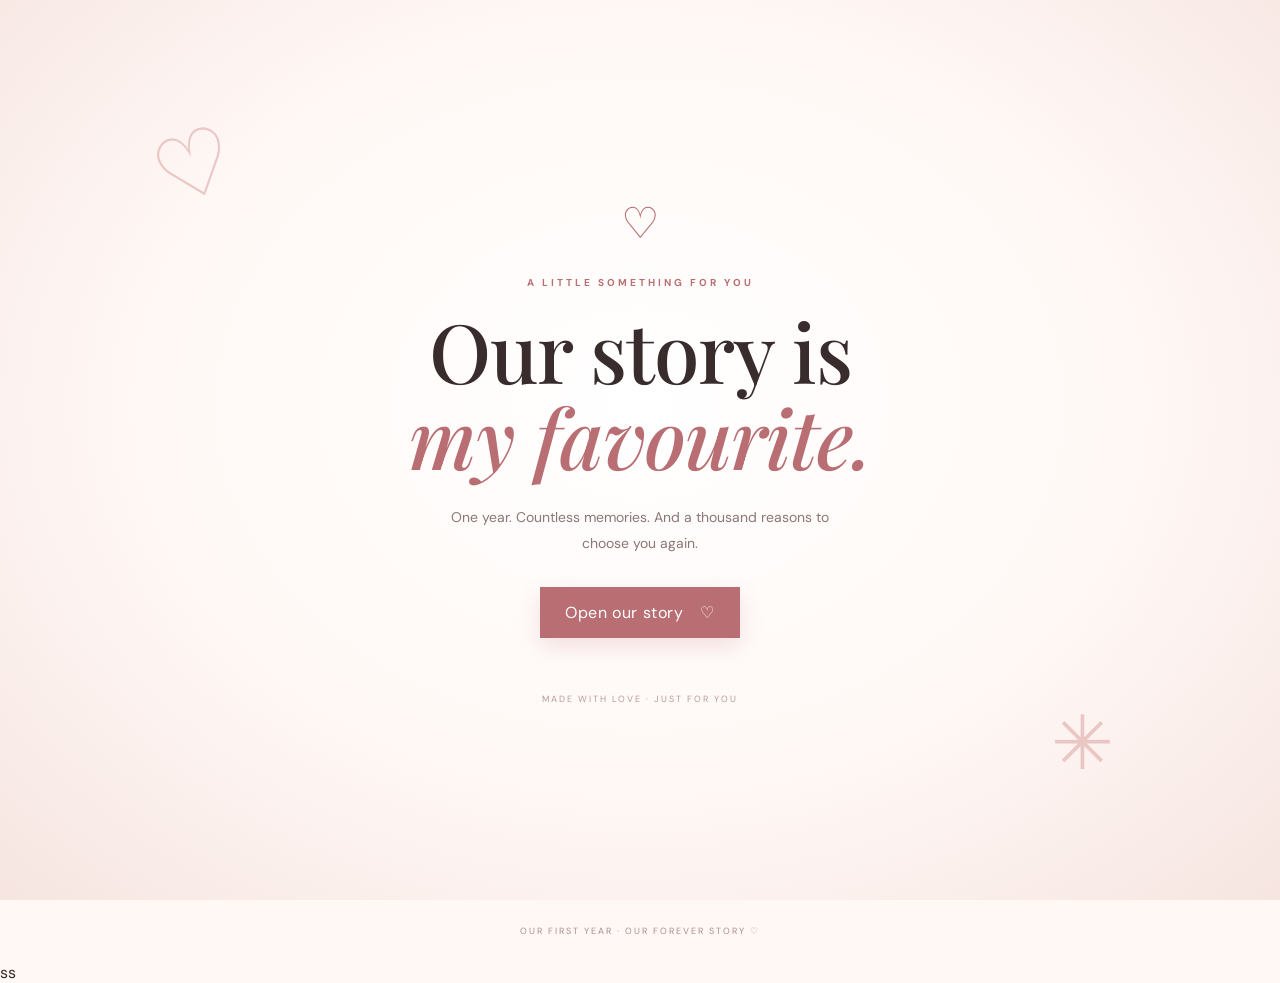
<file: index.html>
<!DOCTYPE html>
<html lang="en">
<head>
  <meta charset="UTF-8">
  <meta name="viewport" content="width=device-width, initial-scale=1.0">
  <meta name="theme-color" content="#fff7f4">
  <title>Our Little Love Story ♡</title>
  <link rel="preconnect" href="https://fonts.googleapis.com">
  <link rel="preconnect" href="https://fonts.gstatic.com" crossorigin>
  <link href="https://fonts.googleapis.com/css2?family=DM+Sans:wght@400;500;600;700&family=Playfair+Display:ital,wght@0,500;0,600;1,500;1,600&display=swap" rel="stylesheet">
  <link rel="stylesheet"  href="style.css">
</head>
<body>
  <div class="ambient-hearts" aria-hidden="true"></div>

  <section class="welcome-screen" id="welcome">
    <div class="welcome-card">
      <span class="tiny-heart">♡</span>
      <p class="eyebrow">A little something for you</p>
      <h1>Our story is<br><em>my favourite.</em></h1>
      <p class="welcome-copy">One year. Countless memories. And a thousand reasons to choose you again.</p>
      <button class="main-button" id="startButton">Open our story <span>♡</span></button>
      <p class="scroll-hint">MADE WITH LOVE · JUST FOR YOU</p>
    </div>
    <span class="decor decor-one">♡</span><span class="decor decor-two">✳</span>
  </section>

  <main id="story" class="hidden">
    <header class="topbar">
      <a class="brand" href="#top">you & me <span>♡</span></a>
      <nav><a href="#journey">Our journey</a><a href="#memories">Memories</a><a href="#letter">The letter</a></nav>
    </header>

    <section class="hero section-wrap" id="top">
      <div class="hero-text">
        <p class="eyebrow">365 days of us</p>
        <h2>One year down,<br><em>forever to go.</em></h2>
        <p>Some people make life beautiful just by being in it. You did that for me.</p>
        <a class="text-link" href="#journey">Take a walk through our story ↓</a>
      </div>
      <div class="hero-polaroid polaroid">
        <div class="photo-slot cover-slot"><img src="img/girl.jpeg" alt="Our favourite picture" onerror="this.style.display='none';this.parentElement.classList.add('empty-photo')"><span class="photo-help">Add your photo<br><small>images/cover.jpg</small></span></div>
        <p>my favourite person ♡</p>
      </div>
    </section>

    <section class="journey section-wrap" id="journey">
      <div class="section-title"><p class="eyebrow">Every love has a beginning</p><h2>Our little <em>timeline.</em></h2><p>Tap each moment to open a little memory.</p></div>
      <div class="timeline">
        <article class="timeline-item left">
          <button class="timeline-card" data-title="The day we met" data-message="The day an ordinary moment became the beginning of something extraordinary.First when i see you infront of the indoor auditorium builing thats when i saw saw you for the first. you were staying and talking with you friends and in the lab when yo were discussing somthing with sir and your classmates.">
            <span class="timeline-date">THE BEGINNING</span><strong>The day we met</strong><span class="tap-note">Tap to remember ♡</span>
          </button>
        </article>
        <article class="timeline-item right">
          <button class="timeline-card" data-title="Our first special moment" data-message="I still smile when I think about these days. First day when you shared your photos after you got drunk, In the park when we shared our sweet moments near the JSS School ">
            <span class="timeline-date">A FAVOURITE FIRST</span><strong>Our first special moment</strong><span class="tap-note">Tap to remember ♡</span>
          </button>
        </article>
        <article class="timeline-item left">
          <button class="timeline-card" data-title="A day I'll always keep" data-message="It wasn't just the place or what we did. It was being there with you that made it unforgettable. Where we shared our sweetest moments ">
            <span class="timeline-date">A DAY TO KEEP</span><strong>A day I'll always keep</strong><span class="tap-note">Tap to remember ♡</span>
          </button>
        </article>
        <article class="timeline-item right">
          <button class="timeline-card" data-title="One whole year of us" data-message="And here we are: one year of learning, laughing, growing and loving. Here's to everything still ahead.">
            <span class="timeline-date">YOUR ANNIVERSARY DATE</span><strong>One whole year of us</strong><span class="tap-note">Tap to remember ♡</span>
          </button>
        </article>
      </div>
    </section>

    <section class="memories section-wrap" id="memories">
      <div class="section-title"><p class="eyebrow">Little pieces of forever</p><h2>Memory <em>lane.</em></h2><p>Tap a photo to see it a little closer.</p></div>
      <div class="photo-grid">
        <button class="memory polaroid" data-caption="A moment I wish I could relive."><span class="photo-slot"><img src="img/firstmeet.jpeg" alt="Memory one" onerror="this.style.display='none';this.parentElement.classList.add('empty-photo')"><span class="photo-help">memory-1.jpg</span></span><span class="polaroid-caption">little moments ♡</span></button>
        <button class="memory polaroid" data-caption="You make even the simplest days special."><span class="photo-slot"><img src="img/on1.jpeg" alt="Memory two" onerror="this.style.display='none';this.parentElement.classList.add('empty-photo')"><span class="photo-help">memory-2.jpg</span></span><span class="polaroid-caption">my happy place</span></button>
        <button class="memory polaroid" data-caption="One of my favourite versions of us."><span class="photo-slot"><img src="img/us.jpeg" alt="Memory three" onerror="this.style.display='none';this.parentElement.classList.add('empty-photo')"><span class="photo-help">memory-3.jpg</span></span><span class="polaroid-caption">just us</span></button>
        <button class="memory polaroid" data-caption="More memories to make, more stories to tell."><span class="photo-slot"><img src="img/on2.jpeg" alt="Memory four" onerror="this.style.display='none';this.parentElement.classList.add('empty-photo')"><span class="photo-help">memory-4.jpg</span></span><span class="polaroid-caption">to many more</span></button>
      </div>
    </section>


    <section class="little-things section-wrap">
      <div class="section-title"><p class="eyebrow">Things I adore about you</p><h2>It's the little <em>things.</em></h2></div>
      <div class="reasons">
        <button class="reason" data-message="Your smile can turn my entire day around.">Your smile <span>♡</span></button>
        <button class="reason" data-message="Even silence feels comfortable when I'm with you.">The way you make me feel at home <span>♡</span></button>
        <button class="reason" data-message="I love that we can laugh about the smallest things.">Our silly little laughs <span>♡</span></button>
        <button class="reason" data-message="Thank you for being exactly who you are.">Simply being you <span>♡</span></button>
      </div>
    </section>

    <section class="letter-section section-wrap" id="letter">
      <div class="section-title"><p class="eyebrow">A note from my heart</p><h2>One letter,<br><em>a thousand feelings.</em></h2><p>There's something I want you to read...</p></div>
      <button class="envelope" id="envelope" aria-label="Open the love letter">
        <span class="envelope-heart">♡</span><span class="envelope-label">For you, with love</span><span class="open-label">Tap to open</span>
      </button>
    </section>

    <section class="ending section-wrap">
      <p class="eyebrow">And this is only the beginning</p>
      <h2>My favourite place<br>will always be <em>beside you.</em></h2>
      <p>Happy first anniversary, my love.</p>
      <button class="main-button" id="finalButton">One last surprise ♡</button>
      <p class="final-message" id="finalMessage">If I had to live this year all over again, I'd still find my way to you. Every single time. ❤️</p>
    </section>
  </main>

  <div class="modal" id="modal" role="dialog" aria-modal="true" aria-labelledby="modalTitle">
    <div class="modal-card"><button class="close-modal" aria-label="Close">×</button><p class="eyebrow">A memory for us</p><h3 id="modalTitle"></h3><p id="modalText"></p></div>
  </div>
  <div class="lightbox" id="lightbox"><button class="lightbox-close" aria-label="Close photo">×</button><img id="lightboxImage" alt="Selected memory"><p id="lightboxCaption"></p></div>
  <div class="letter-modal" id="letterModal" role="dialog" aria-modal="true">
    <div class="letter-paper"><button class="close-letter" aria-label="Close letter">×</button><p class="eyebrow">To my favourite person</p><h3>Happy first anniversary, my love. ♡</h3><p>Thank you for every smile, every conversation, every silly moment and every memory we've made this year.</p><p>You have made ordinary days feel special, and I hope you know how much you mean to me. I can't promise every day will be perfect, but I promise to keep showing up, keep learning, and keep choosing us.</p><p>Here's to more adventures, more laughter, and a lifetime of little moments together.</p><p class="signature">All my love, always. ♡</p></div>
  </div>
  <footer>OUR FIRST YEAR · OUR FOREVER STORY ♡</footer>
  <script  src="script.js"></script>
</body>
</html>
ss
</file>
<file: style.css>
*{box-sizing:border-box;margin:0;padding:0}
:root{--cream:#fff8f5;--paper:#fffdfb;--rose:#b96e73;--pink:#f1d9d5;--ink:#382c2c;--muted:#8b7775}
html{scroll-behavior:smooth}body{font-family:"DM Sans",sans-serif;background:var(--cream);color:var(--ink);overflow-x:hidden}
button{font:inherit}.hidden{display:none!important}
.eyebrow{font-size:10px;letter-spacing:3px;text-transform:uppercase;color:var(--rose);font-weight:700;margin-bottom:18px}
h1,h2,h3{font-family:"Playfair Display",serif;font-weight:500;letter-spacing:-1px}h1{font-size:clamp(48px,7vw,82px);line-height:1.05}h2{font-size:clamp(40px,5vw,62px);line-height:1.12}h1 em,h2 em{color:var(--rose);font-weight:500}
.welcome-screen{min-height:100svh;display:grid;place-items:center;padding:30px;position:relative;overflow:hidden;background:radial-gradient(ellipse at 50% 45%,#fff 0,#fff8f5 55%,#f6e5e1 100%)}
.welcome-card{text-align:center;max-width:650px;position:relative;z-index:1;animation:appear 1s ease}.tiny-heart{font-size:43px;color:var(--rose);display:block;margin-bottom:25px}.welcome-copy{max-width:420px;margin:24px auto 30px;color:var(--muted);font-size:14px;line-height:1.9}
.main-button{border:0;background:var(--rose);color:white;padding:15px 25px;letter-spacing:.6px;cursor:pointer;transition:.25s;box-shadow:0 9px 22px #b96e7330}.main-button:hover{transform:translateY(-3px);background:#98575d}.main-button span{margin-left:12px}.scroll-hint{font-size:9px;letter-spacing:2px;color:#b69a98;margin-top:55px}
.decor{position:absolute;color:#d99b9c;opacity:.5}.decor-one{font-size:90px;top:12%;left:12%;transform:rotate(-20deg)}.decor-two{font-size:75px;bottom:12%;right:13%}
.topbar{height:72px;padding:0 9%;display:flex;justify-content:space-between;align-items:center;background:#fffaf8;border-bottom:1px solid #f0e1dd;position:sticky;top:0;z-index:5}
.brand{text-decoration:none;color:var(--rose);font:600 23px "Playfair Display",serif}.brand span{font-family:serif}.topbar nav{display:flex;gap:30px}.topbar nav a{text-decoration:none;text-transform:uppercase;letter-spacing:1px;font-size:10px;color:#796765}
.section-wrap{padding:100px 12%}.hero{min-height:610px;display:grid;grid-template-columns:1fr .8fr;align-items:center;gap:10%}.hero-text h2{font-size:clamp(46px,5.5vw,70px)}.hero-text>p:not(.eyebrow){color:var(--muted);line-height:1.9;font-size:14px;max-width:420px;margin:24px 0}.text-link{color:var(--rose);font-size:12px;text-decoration:none;border-bottom:1px solid #d8a5a4;padding-bottom:6px}
.polaroid{background:#fff;padding:12px 12px 17px;box-shadow:0 14px 40px #79525216}.hero-polaroid{width:min(100%,350px);justify-self:center;transform:rotate(3deg)}.photo-slot{height:100%;min-height:180px;position:relative;display:block;background:#f3e2df;overflow:hidden}.photo-slot img{width:100%;height:100%;object-fit:cover;display:block}.cover-slot{height:360px}.hero-polaroid>p{text-align:center;font:italic 17px "Playfair Display",serif;color:#8b6868;padding-top:14px}.photo-help{display:none;position:absolute;inset:0;align-items:center;justify-content:center;flex-direction:column;color:#a36f70;font-size:12px}.photo-help small{font-size:10px}.empty-photo{background:repeating-linear-gradient(135deg,#f4e2df,#f4e2df 12px,#faefec 12px,#faefec 24px)}.empty-photo .photo-help{display:flex}
.journey,.little-things{background:#fffdfb}.section-title{text-align:center;margin:0 auto 55px}.section-title>p:last-child{font-size:13px;color:var(--muted);margin-top:14px}
.timeline{max-width:760px;margin:auto;position:relative}.timeline:before{content:"";position:absolute;top:0;bottom:0;left:50%;width:1px;background:#e7c7c3}.timeline-item{width:50%;padding:0 35px 35px;position:relative}.timeline-item:after{content:"♡";position:absolute;right:-10px;top:24px;color:var(--rose);background:#fff;border-radius:50%;width:21px;height:21px;text-align:center;font-size:15px}.timeline-item.right{margin-left:50%}.timeline-item.right:after{left:-11px;right:auto}.timeline-card{width:100%;text-align:left;border:1px solid #f0dfdc;background:#fff9f7;padding:24px;cursor:pointer;transition:.25s}.timeline-card:hover{transform:translateY(-4px);box-shadow:0 12px 25px #8f55551a}.timeline-date{display:block;color:var(--rose);font-size:9px;letter-spacing:2px;margin-bottom:12px}.timeline-card strong{display:block;font:500 21px "Playfair Display",serif}.tap-note{display:block;color:#a68d8b;font-size:10px;margin-top:13px}
.memories{background:#fdf5f2}.photo-grid{display:grid;grid-template-columns:repeat(4,1fr);gap:22px;align-items:start}.memory{border:0;cursor:pointer;text-align:center;transition:.25s}.memory:nth-child(even){transform:translateY(25px) rotate(2deg)}.memory:nth-child(odd){transform:rotate(-2deg)}.memory:hover{transform:translateY(-5px) rotate(0)}.memory .photo-slot{height:235px}.polaroid-caption{display:block;font:italic 15px "Playfair Display",serif;padding:13px 0 2px;color:#765e5d}
.reasons{max-width:720px;margin:auto;display:grid;grid-template-columns:1fr 1fr;gap:14px}.reason{padding:23px;text-align:left;background:#fff8f5;border:1px solid #f0e0dc;color:#685655;cursor:pointer;font:italic 17px "Playfair Display",serif;display:flex;justify-content:space-between;gap:10px;transition:.2s}.reason:hover{background:#f7e8e4}.reason span{color:var(--rose)}
.letter-section{text-align:center;background:#f5e5e1}.envelope{width:min(100%,360px);height:210px;border:0;margin:15px auto 0;display:flex;flex-direction:column;align-items:center;justify-content:center;gap:12px;cursor:pointer;background:linear-gradient(145deg,#d99b9c,#b96e73);color:#fff;box-shadow:0 16px 30px #93575a30;clip-path:polygon(0 0,100% 0,100% 100%,0 100%);position:relative;transition:.25s}.envelope:before{content:"";position:absolute;inset:0;background:#ffffff1c;clip-path:polygon(0 0,50% 58%,100% 0)}.envelope:hover{transform:translateY(-5px)}.envelope-heart{font-size:34px;z-index:1}.envelope-label,.open-label{z-index:1;font:italic 18px "Playfair Display",serif}.open-label{font:10px "DM Sans",sans-serif;letter-spacing:1px}
.ending{text-align:center;background:#fffaf8}.ending h2{margin-bottom:20px}.ending>p:not(.eyebrow){color:var(--muted);margin:0 0 28px;font-size:14px}.final-message{display:none;max-width:520px;margin:25px auto 0!important;font:italic 20px/1.7 "Playfair Display",serif!important;color:var(--rose)!important}.final-message.show{display:block;animation:appear .6s ease}
footer{text-align:center;padding:25px;font-size:9px;letter-spacing:2px;color:#a88e8c}
.modal,.lightbox,.letter-modal{display:none;position:fixed;inset:0;background:#2d2020b8;z-index:20;place-items:center;padding:20px}.modal.open,.lightbox.open,.letter-modal.open{display:grid}.modal-card,.letter-paper{background:#fffaf8;max-width:480px;width:100%;padding:48px 38px;text-align:center;position:relative;box-shadow:0 20px 60px #0003}.modal-card h3,.letter-paper h3{font-size:31px;color:var(--rose);margin-bottom:18px}.modal-card>p:last-child,.letter-paper>p:not(.eyebrow){font-size:14px;line-height:1.9;color:var(--muted)}.close-modal,.close-letter,.lightbox-close{position:absolute;right:15px;top:10px;border:0;background:none;font-size:28px;color:var(--rose);cursor:pointer}.lightbox{background:#1f1717ed;z-index:25}.lightbox img{max-width:min(90vw,850px);max-height:75vh;object-fit:contain}.lightbox p{color:white;font:italic 17px "Playfair Display",serif;margin-top:15px}.lightbox-close{color:white;right:25px;top:20px}.letter-paper{text-align:left;padding:50px 42px}.letter-paper .signature{font:italic 19px "Playfair Display",serif!important;color:var(--rose)!important;margin-top:22px}.letter-paper h3{font-size:29px}
.ambient-hearts{position:fixed;inset:0;pointer-events:none;z-index:30;overflow:hidden}.floating-heart{position:absolute;bottom:-30px;color:#d98e91;opacity:0;animation:floatUp linear forwards}
@keyframes floatUp{15%{opacity:.45}100%{transform:translateY(-105vh) rotate(35deg);opacity:0}}@keyframes appear{from{opacity:0;transform:translateY(12px)}to{opacity:1;transform:translateY(0)}}
@media(max-width:800px){.section-wrap{padding:75px 8%}.hero{grid-template-columns:1fr;text-align:center;gap:45px}.hero-text>p:not(.eyebrow){margin-left:auto;margin-right:auto}.hero-polaroid{width:min(100%,340px)}.photo-grid{grid-template-columns:1fr 1fr;gap:20px}.memory .photo-slot{height:210px}.timeline-item{padding-left:20px;padding-right:20px}.topbar{padding:0 6%}}
@media(max-width:560px){.topbar{height:auto;min-height:65px;flex-direction:column;gap:10px;padding:12px}.topbar nav{gap:15px}.topbar nav a{font-size:9px}.section-wrap{padding:65px 7%}.cover-slot{height:300px}.timeline:before{left:10px}.timeline-item,.timeline-item.right{width:100%;margin-left:0;padding:0 0 20px 35px}.timeline-item:after,.timeline-item.right:after{left:0;right:auto}.timeline-card{padding:19px}.photo-grid{gap:14px}.memory .photo-slot{height:175px}.polaroid-caption{font-size:13px}.reasons{grid-template-columns:1fr}.modal-card,.letter-paper{padding:42px 25px}.letter-paper h3{font-size:25px}}
</file>
